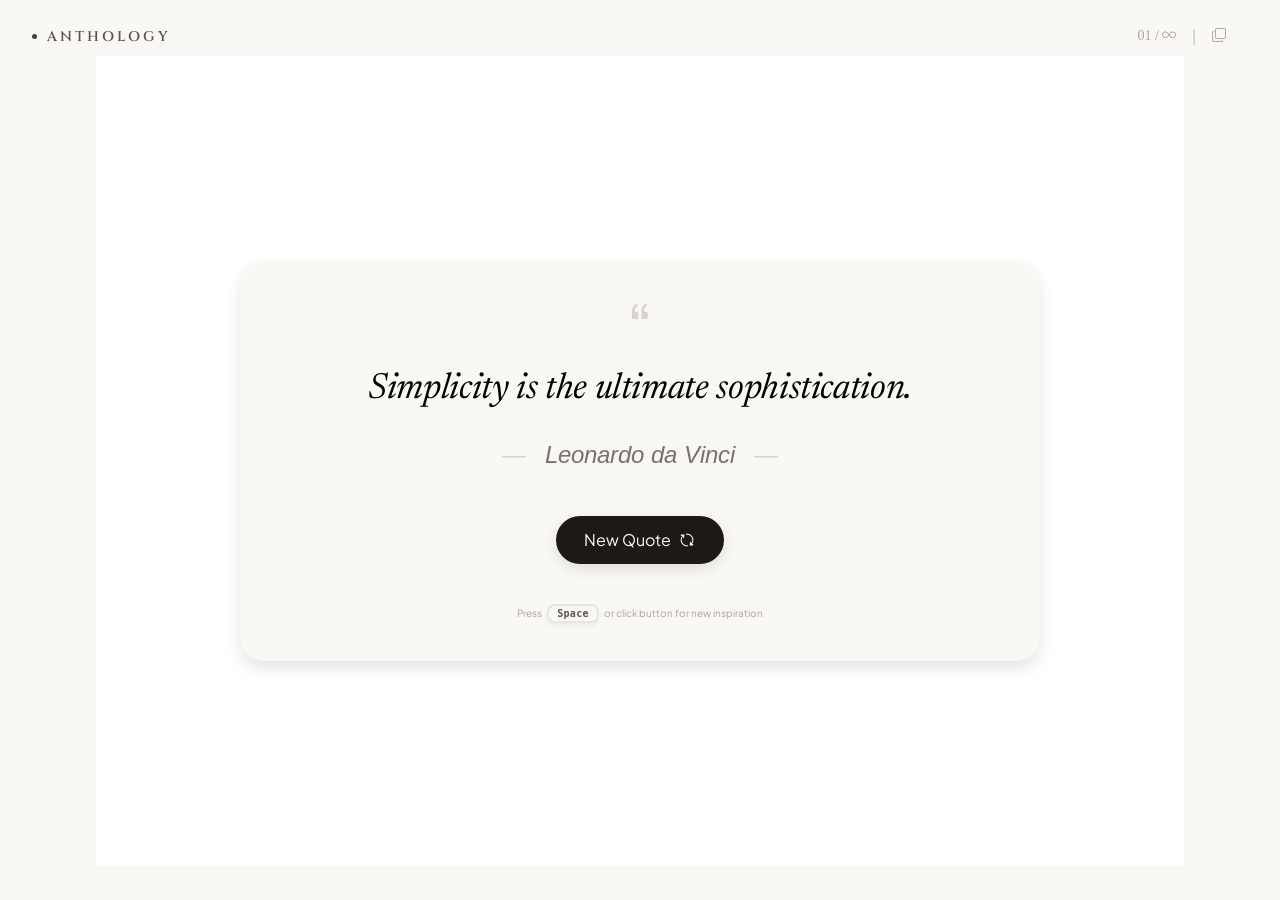
<file: frontend/02-Minimalist-Quote-Generator/index.html>
<!doctype html>
<html lang="en">
  <head>
    <meta charset="UTF-8" />
    <meta name="viewport" content="width=device-width, initial-scale=1.0" />
    <link
      rel="stylesheet"
      href="https://cdn.jsdelivr.net/npm/bootstrap-icons@1.11.3/font/bootstrap-icons.min.css"
    />
    <link
      rel="shortcut icon"
      href="assets/favicon/favicon.svg"
      type="image/x-icon"
    />
    <title>| Quote Generator</title>
    <link rel="stylesheet" href="style.css" />
  </head>
  <body>
    <nav class="nav-container">
      <h1><span></span>ANTHOLOGY</h1>
      <div class="copy-box">
        <div class="copy-status">
          <p><span id="count-status">01</span> / <i class="bi bi-infinity"></i></p>
        </div>
        <span>|</span>
        <i class="bi bi-copy" id="copyIcon" title="Copy Quote & Author"></i>
      </div>
    </nav>
    <main class="main-container">
      <section class="container">
        <!-- The Quote -->
        <i class="bi bi-quote"></i>
        <blockquote class="quote-box">
          <p id="quote-text">Simplicity is the ultimate sophistication.</p>
        </blockquote>

        <!-- The Author -->
        <cite id="quote-author" class="auther"
          ><span>—</span> Leonardo da Vinci <span>—</span></cite
        >

        <!-- The Action -->
        <button id="new-quote-btn" class="newquote-btn" type="button">
          New Quote
          <i class="bi bi-arrow-repeat"></i>
        </button>
        <p class="action-hint">
          Press <kbd class="">Space</kbd> or click button for new inspiration
        </p>
      </section>
    </main>

    <!-- <script src="script.js"></script> -->
    <script src="withApi.js"></script>
  </body>
</html>
</file>
<file: frontend/02-Minimalist-Quote-Generator/style.css>
@import url(https://fonts.googleapis.com/css?family=Newsreader:200,300,regular,500,600,700,800,200italic,300italic,italic,500italic,600italic,700italic,800italic);
@import url(https://fonts.googleapis.com/css?family=Arimo:regular,500,600,700,italic,500italic,600italic,700italic);
@import url(https://fonts.googleapis.com/css?family=Plus+Jakarta+Sans:200,300,regular,500,600,700,800,200italic,300italic,italic,500italic,600italic,700italic,800italic);
@import url(https://fonts.googleapis.com/css?family=Cinzel:regular,500,600,700,800,900);

* {
  margin: 0;
  padding: 0;
  box-sizing: border-box;
}
body {
  padding: 1rem;
  background-color: #FAF8F5;
}
.nav-container{
  height: 40px;
  display: flex;
  justify-content: space-between;
  align-items: center;
  padding: 1rem;
}

.nav-container h1{
  font-size: 14px;
  font-family: "Cinzel",sans-serif;
  font-weight: 600;
  letter-spacing: 3px;
  color: #57534E;

  display: flex;
  justify-content: center;
  align-items: center;
  gap: 10px;
  cursor: pointer;
}

.nav-container h1 span{
  display: inline-block;
  height: 5px;
  width: 5px;
  border-radius: 50%;
  background-color: #44403C;
  
}
.copy-box{
  margin-right: 1.4rem;
  display: flex;
  justify-content: center;
  align-items: center;
  gap: 1rem;
  color: #A8A29E;
}
.copy-status p{
  font-size: 14px;
}
.copy-box span{
  display: inline-block;
  cursor:default;
}
.bi{
  font-size: 14px;
  cursor: pointer;
}
.bi-copy, .bi-check-lg{
  transition: transform 0.2s ease;
  transform: scale(1);
}
.icon-shrink{
  transform: scale(0);
}
.main-container {
  min-height: 90vh;
  margin: 0 5rem;
  display: flex;
  justify-content: center;
  align-items: center;
  background-color: #FFFFFF;
  padding: 1rem;
}
.container {
  width: 100%;
  max-width: 800px;
  min-height: 400px;
  padding: 20px;
  border-radius: 24px;
  box-shadow: 0 8px 16px rgba(0, 0, 0, 0.1);
  background-color: #faf8f5;

  display: flex;
  flex-direction: column;
  align-items: center;
  justify-content: center;
  gap: 1rem;
}
.bi-quote {
  font-size: 1.6rem;
  color: #d6d3d1;
  margin-bottom: 25px;
}
.quote-box {
  margin-bottom: 15px;
}
.quote-box p {
  font-family: "Newsreader", sans-serif;
  font-style: italic;
  font-size: clamp(16px, 4vw, 36px);
  line-height: 40px;
  letter-spacing: -0.36px;
  text-align: center;
}

.auther {
  color: #78716c;
  font-size: clamp(13px, 2.5vw, 24px);
  font-family: "Arimo";
  margin-bottom: clamp(15px, 2.5vw, 30px);
}
.auther span {
  color: #d6d3d1;
  padding: 0px 12px;
}

.newquote-btn {
  background-color: #1c1917;
  color: #faf8f5;
  padding: clamp(8px, 1.5vw, 14px) clamp(18px, 3vw, 28px);
  border-radius: 50px;
  border: none;
  box-shadow: 0 5px 15px rgba(0, 0, 0, 0.1);
  font-family: "Plus Jakarta Sans", sans-serif;
  font-size: clamp(12px, 1.5vw, 16px);
  line-height: 20px;

  display: flex;
  align-items: center;
  gap: 8px;
  cursor: pointer;
  transition: transform 0.3s ease;
}

.newquote-btn:hover {
  transform: translateY(-2px);
}
.newquote-btn:active {
  transform: translateY(0px);
}
.bi-arrow-repeat {
  font-size: clamp(12px, 1.5vw, 17px);
  transform: rotate(45deg);
}

.action-hint {
  margin-top: 24px;
  color: #a8a29e;
  font-family: "Plus Jakarta Sans", sans-serif;
  font-size: 10px;
}
.action-hint kbd {
  display: inline-block;
  border: 2px solid #e7e5e4;
  border-radius: 8px;
  padding: 2px 8px;
  color: #57534e;
  font-weight: 600;
  margin: 0 3px;
  letter-spacing: 0.3px;
  cursor: pointer;

  box-shadow: 0 3px 5px rgba(0, 0, 0, 0.05);
  transition: transform 0.2s ease;
}

.action-hint .key-pressed {
  transform: translateY(-2px);
  background-color: #1c1917;
  color: #faf8f5;
  border-color: transparent;
}
</file>
